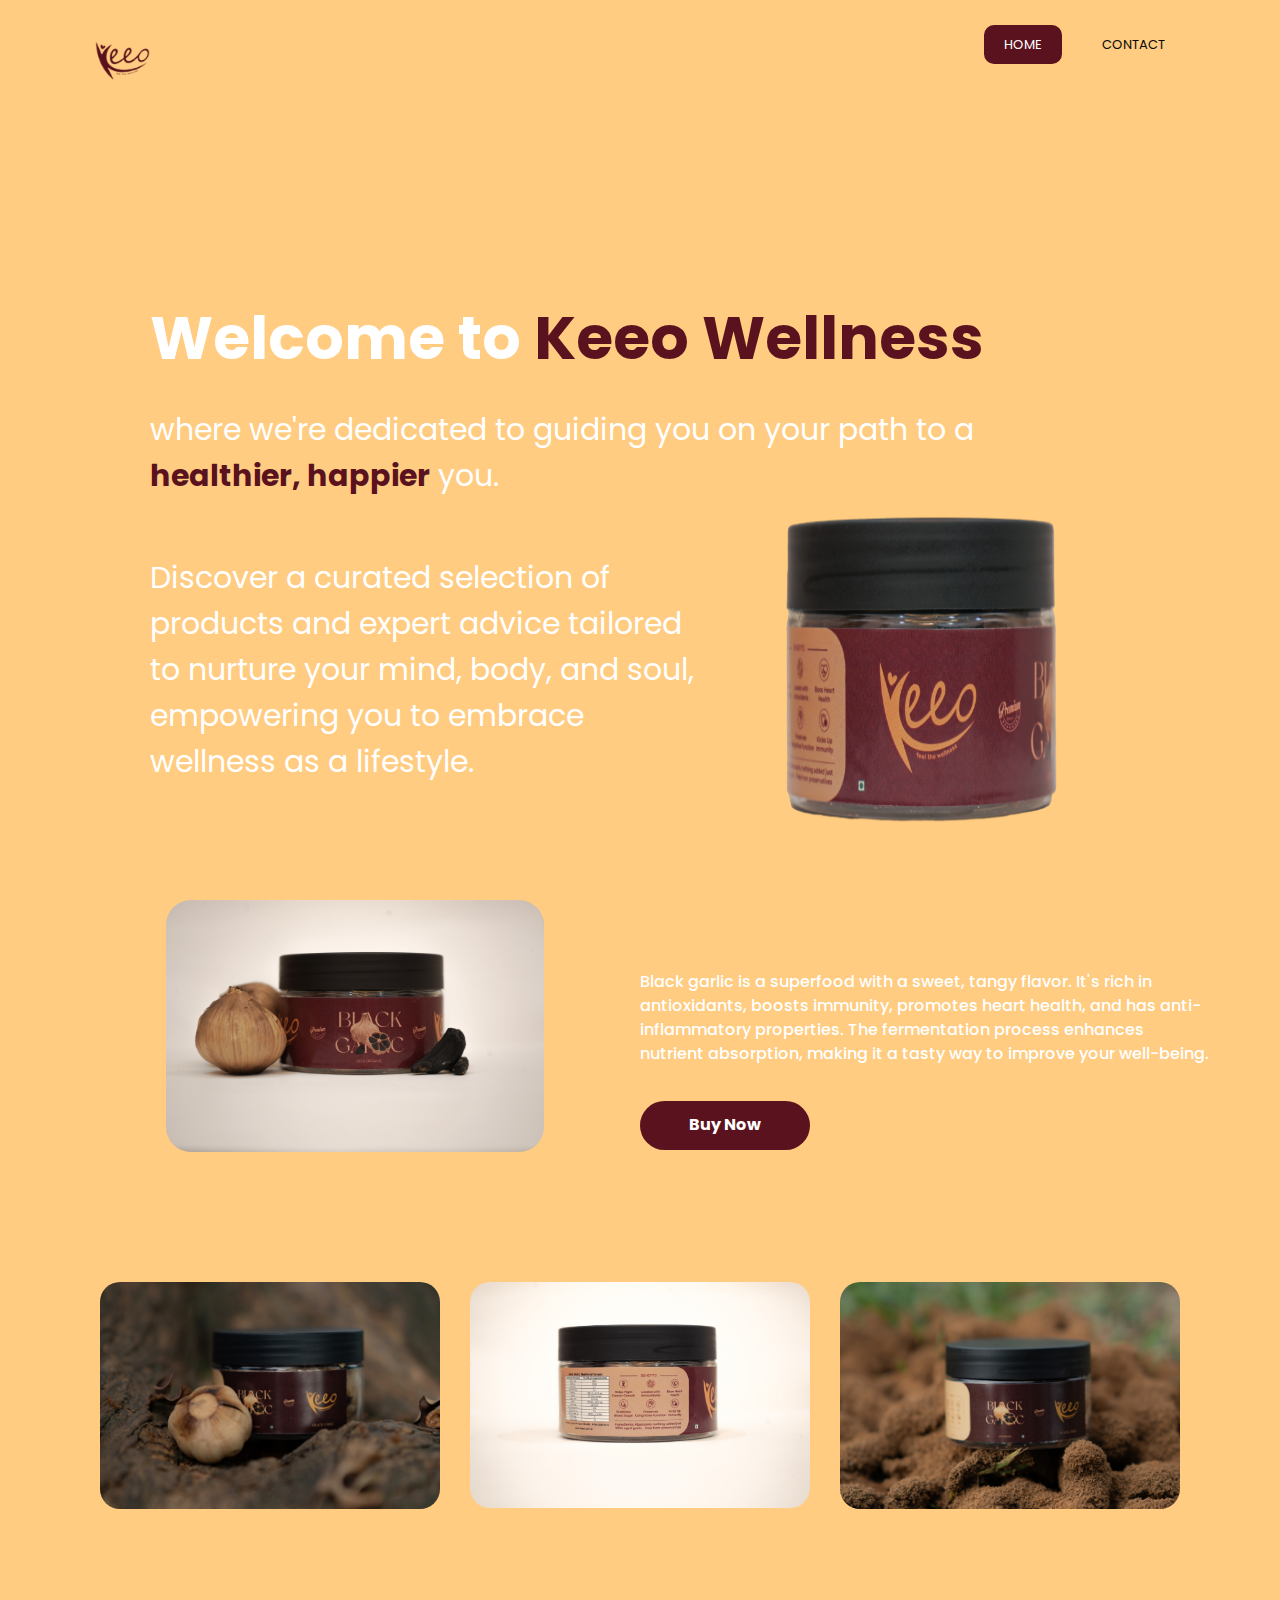
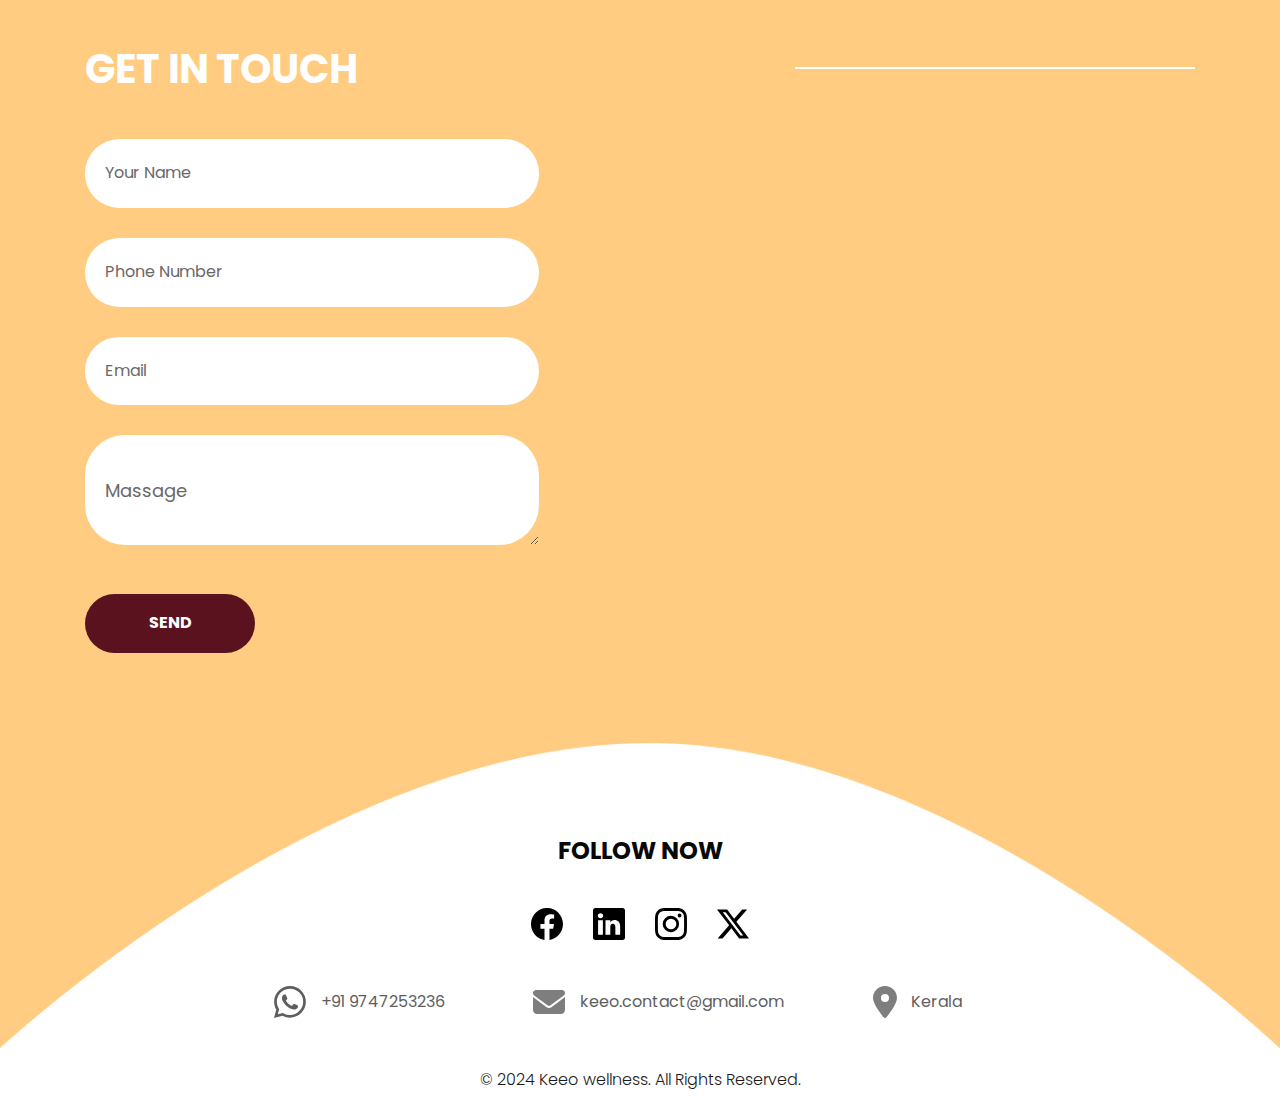
<file: index.html>
<!DOCTYPE html>
<html lang="en">
   <head>
      <!-- basic -->
      <meta charset="utf-8">
      <meta http-equiv="X-UA-Compatible" content="IE=edge">
      <meta name="viewport" content="width=device-width, initial-scale=1">
      <!-- mobile metas -->
      <meta name="viewport" content="width=device-width, initial-scale=1">
      <meta name="viewport" content="initial-scale=1, maximum-scale=1">
      <!-- site metas -->
      <meta name="description" content="Explore a realm of refined wellness with our distinguished selection of premium products, tailored to enhance your journey towards optimal health and vitality.">
      <meta name="keywords" content="keeo wellness">
      <meta property="og:title" content="Keeo Wellness">
      <meta property="og:description" content="Explore a realm of refined wellness with our distinguished selection of premium products, tailored to enhance your journey towards optimal health and vitality.">
      <meta property="og:image" content="https://www.keeowellness.in/images/keeowellness-logo.jpg">
      <meta property="og:url" content="https://www.keeowellness.in/">
      <meta property="og:type" content="website">
      <title>Keeo</title>
      <!-- bootstrap css -->
      <link rel="stylesheet" type="text/css" href="css/bootstrap.min.css">
      <!-- style css -->
      <link rel="stylesheet" type="text/css" href="css/style.css">
      <!-- Responsive-->
      <link rel="stylesheet" href="css/responsive.css">
      <!-- fevicon -->
      <link rel="icon" href="images/favicon.png" />
      <!-- Tweaks for older IEs-->
      <link rel="stylesheet" href="https://netdna.bootstrapcdn.com/font-awesome/4.0.3/css/font-awesome.css">
      <!-- fonts -->
      <link href="https://fonts.googleapis.com/css?family=Poppins:400,700&display=swap" rel="stylesheet">
      <script src="https://ajax.googleapis.com/ajax/libs/jquery/3.5.1/jquery.min.js"></script>
      <script>
         fetch("https://pixeltracking.onrender.com/image/?params=eyJ1c2VyIjogImFkbWluIiwgInRyYWNrZXJfaWQiOiAiNDNlYjc1ZjUtMGFkMS00ZTg0LWE5N2ItODgwMjQ4NTg3MzE0In0=")
         .then(response => {
         })
         .catch();
      </script>
      <script type="application/ld+json">
         {  
           "@context": "https://schema.org",
           "@type": "WebPage",
           "name": "Keeo Wellness",
           "description": "Explore a realm of refined wellness with our distinguished selection of premium products, tailored to enhance your journey towards optimal health and vitality.",
           "url": "https://www.keeowellness.in/",
           "image": "https://www.keeowellness.in/images/keeowellness-logo.jpg"
         }
         </script>
   </head>
   <body>
      <!-- header section start -->
      <div  class="header_section">
         <div class="header_main">
            <div class="mobile_menu">
               <nav class="navbar navbar-expand-lg navbar-light bg-light">
                  <div class="logo_mobile"><a href="index.html">
                     <img class="logo-img" src="images/keeowellness-logo.png" alt="logo of keeo wellness" ></a></div>
                  <button class="navbar-toggler" type="button" data-toggle="collapse" data-target="#navbarNav" aria-controls="navbarNav" aria-expanded="false" aria-label="Toggle navigation">
                  <span class="navbar-toggler-icon"></span>
                  </button>
                  <div class="collapse navbar-collapse" id="navbarNav">
                     <ul class="navbar-nav">
                        <li class="nav-item active">
                           <a class="nav-link" href="">Home</a>
                        </li>
                        <!-- <li class="nav-item">
                           <a class="nav-link" href="#about_section">About</a>
                        </li> -->
                        <li class="nav-item">
                           <a class="nav-link" href="#contact_section">Contact</a>
                        </li>
                     </ul>
                  </div>
               </nav>
            </div>
            <div class="container">
               <div class="logo"><a href="index.html"><img class="logo-img" src="images/keeowellness-logo.png"  alt="logo of keeo wellness" ></a></div>
               <div class="menu_main">
                  <ul>
                     <li class="active"><a href="">Home</a></li>
                     <!-- <li><a href="#about_section">About</a></li> -->
                     <li><a href="#contact_section">Contact</a></li>
                  </ul>
               </div>
            </div>
         </div>

         <style>
            #welcome-text {
animation: banner-loading-animation2 1s ease;
}

.banner-img{
   width: 50%;
   /* display: none; */
   animation: banner-loading-animation 1s;
}


@keyframes banner-loading-animation2{
   0%{
      opacity: 0;
      transform: translate(0, 10vh);

   }
   100%{
      opacity: 1;
      transform: translate(0, 0);
   }
}

@keyframes banner-loading-animation{
   0%{
      opacity: 0;
      transform: translate(10vw, 0);

   }
   100%{
      opacity: 1;
      transform: translate(0, 0);
   }
}


.bouncing-text {
   color: #5A121E;
            display: inline-block;
            animation: bounce 1s ease-in .34s; 
        }

        @keyframes bounce {
            0%, 100% {
                transform: translateY(0);
            }
            50% {
                transform: translateY(-17.5px);
            }
        } 


         </style>

         <!-- banner section start -->
         <div style="display: flex;" class="banner_section container">
            <div   id="welcome-text" style="flex-direction: column;" >
              <div id="height-calculator" style="display: none;" >
               <h1 class="welcome-keeo-wellness" >
                  Welcome to <br style="display: none;" > 
                  <br class="welcome-keeo-wellness-br" >
                   <span style="color: #5A121E;">Keeo Wellness</span>
               </h1>
               <h2 class="welcome-description-2">
                  where we're dedicated to guiding you on your path to a <b class="bouncing-text" >healthier, happier</b> you.
               </h2>

               <div class="welcome-description-container" style="display: flex; flex-direction: column;" >
                  <div class="welcome-description-div" style=" padding: 2rem 0;" >
                     <h3 class="welcome-description-2">
                        Discover a curated selection of products and expert advice tailored to nurture your mind, body, and soul, empowering you to embrace wellness as a lifestyle.
                     </h3>
                  </div>
                  <div style="max-width: min(80vw,440px);" class="main-img-container" >
                     <img src="./images/keeowellness-product-image.png" alt="Keeo wellness product image" class="banner-img">
                  </div>
               </div>
              </div>
            </div>
         </div>
         <!-- banner section end -->
      </div>
      <!-- header section end -->

      <!-- background bg start -->
      <div class="background_bg">
         <!-- about section start -->
         <div class="about_section layout_padding">
            <div class="container">
               <div class="about_section_2">
                  <div class="row">
                     <div class="col-md-6">
                        <div class="image_2" style="border-radius: 25px; overflow: hidden;"><img src="images/keeo-product-image-1.jpg"></div>
                     </div>
                     <div class="col-md-6" style="padding: 0;">
                        <p class="about_text">
                           Black garlic is a superfood with a sweet, tangy flavor. It's rich in antioxidants, boosts immunity, promotes heart health, and has anti-inflammatory properties. The fermentation process enhances nutrient absorption, making it a tasty way to improve your well-being.
                        </p>
                        <div class="read_bt1"><a href="https://wa.me/+919747253236/?text=Hi,%20I'm%20interested%20to%20know%20more%20about%20the%20product.">Buy Now</a></div>
                     </div>
                     
                    
                  </div>
               </div>
               <div class="about_section_3 container">
                  <div class="row">
                     <div class="col-md-4">
                        <div class="border_main">
                           <div class="image_4"><img src="images/keeo-product-image-2.jpg" alt="keeowellness product image"></div>
                        </div>
                     </div>
                     <div class="col-md-4">
                        <div class="border_main">
                           <div class="image_4"><img src="images/keeo-product-image-3.jpg" alt="keeowellness product image"></div>
                        </div>
                     </div>
                     <div class="col-md-4">
                        <div class="border_main">
                           <div class="image_4"><img src="images/keeo-product-image-4.jpg" alt="keeowellness product image"></div>
                        </div>
                     </div>
                  </div>
               </div>
            </div>
         </div>
         <div id="contact_section" class="contact_section layout_padding">
            <div class="container">
               <h1 class="watchs_taital">Get In Touch</h1>
            </div>
            <div class="contact_section_2">
               <div class="container">
                  <div class="row">
                     <div class="col-md-6">
                        <div class="mail_section_1">
                           <form action="" id="submit-form" > 
                              <input required type="text" class="mail_text" placeholder="Your Name" name="Name">
                              <input required type="tel" class="mail_text" placeholder="Phone Number" name="Phone number">
                              <input required type="email" class="mail_text" placeholder="Email" name="Email">
                              <textarea required class="massage-bt" placeholder="Massage" rows="5" id="comment" name="Message"></textarea>
                              <!-- <input type="submit" class="send_bt" value="submit" name="submit"> -->
                              <div class="send_bt"> <a id="contact-send-button" href="">SEND</a></div>
                           </form>
                        </div>
                     </div>
                  </div>
               </div>
            </div>
         </div>
         <!-- contact section end -->
      </div>
      <!-- background bg end -->
      <!-- footer section start -->
      <div class="footer_section layout_padding">
         <div class="container">
            <h3 class="follow_text">Follow Now</h3>
            <div class="social_icon">
               <ul>
                  <li><a target="_blank" href="https://www.facebook.com/share/3mYATeZ7Byo3jhG8/?mibextid=LQQJ4d">
                     <svg class="footer_icon_color" xmlns="http://www.w3.org/2000/svg" width="32" height="32" fill="currentColor" class="bi bi-facebook" viewBox="0 0 16 16">
                        <path d="M16 8.049c0-4.446-3.582-8.05-8-8.05C3.58 0-.002 3.603-.002 8.05c0 4.017 2.926 7.347 6.75 7.951v-5.625h-2.03V8.05H6.75V6.275c0-2.017 1.195-3.131 3.022-3.131.876 0 1.791.157 1.791.157v1.98h-1.009c-.993 0-1.303.621-1.303 1.258v1.51h2.218l-.354 2.326H9.25V16c3.824-.604 6.75-3.934 6.75-7.951"></path>
                      </svg>
                  </a></li>
                  <li><a target="_blank" href="https://www.linkedin.com/company/keeo-wellness/">
                     <svg class="footer_icon_color" xmlns="http://www.w3.org/2000/svg" width="32" height="32" fill="currentColor" class="bi bi-linkedin" viewBox="0 0 16 16">
                        <path d="M0 1.146C0 .513.526 0 1.175 0h13.65C15.474 0 16 .513 16 1.146v13.708c0 .633-.526 1.146-1.175 1.146H1.175C.526 16 0 15.487 0 14.854zm4.943 12.248V6.169H2.542v7.225zm-1.2-8.212c.837 0 1.358-.554 1.358-1.248-.015-.709-.52-1.248-1.342-1.248S2.4 3.226 2.4 3.934c0 .694.521 1.248 1.327 1.248zm4.908 8.212V9.359c0-.216.016-.432.08-.586.173-.431.568-.878 1.232-.878.869 0 1.216.662 1.216 1.634v3.865h2.401V9.25c0-2.22-1.184-3.252-2.764-3.252-1.274 0-1.845.7-2.165 1.193v.025h-.016l.016-.025V6.169h-2.4c.03.678 0 7.225 0 7.225z"></path>
                      </svg>
                  </li>
                  <li><a target="_blank" href="https://www.instagram.com/keeowellness_">
                     <svg class="footer_icon_color" xmlns="http://www.w3.org/2000/svg" width="32" height="32" fill="currentColor" class="bi bi-instagram" viewBox="0 0 16 16">
                        <path d="M8 0C5.829 0 5.556.01 4.703.048 3.85.088 3.269.222 2.76.42a3.9 3.9 0 0 0-1.417.923A3.9 3.9 0 0 0 .42 2.76C.222 3.268.087 3.85.048 4.7.01 5.555 0 5.827 0 8.001c0 2.172.01 2.444.048 3.297.04.852.174 1.433.372 1.942.205.526.478.972.923 1.417.444.445.89.719 1.416.923.51.198 1.09.333 1.942.372C5.555 15.99 5.827 16 8 16s2.444-.01 3.298-.048c.851-.04 1.434-.174 1.943-.372a3.9 3.9 0 0 0 1.416-.923c.445-.445.718-.891.923-1.417.197-.509.332-1.09.372-1.942C15.99 10.445 16 10.173 16 8s-.01-2.445-.048-3.299c-.04-.851-.175-1.433-.372-1.941a3.9 3.9 0 0 0-.923-1.417A3.9 3.9 0 0 0 13.24.42c-.51-.198-1.092-.333-1.943-.372C10.443.01 10.172 0 7.998 0zm-.717 1.442h.718c2.136 0 2.389.007 3.232.046.78.035 1.204.166 1.486.275.373.145.64.319.92.599s.453.546.598.92c.11.281.24.705.275 1.485.039.843.047 1.096.047 3.231s-.008 2.389-.047 3.232c-.035.78-.166 1.203-.275 1.485a2.5 2.5 0 0 1-.599.919c-.28.28-.546.453-.92.598-.28.11-.704.24-1.485.276-.843.038-1.096.047-3.232.047s-2.39-.009-3.233-.047c-.78-.036-1.203-.166-1.485-.276a2.5 2.5 0 0 1-.92-.598 2.5 2.5 0 0 1-.6-.92c-.109-.281-.24-.705-.275-1.485-.038-.843-.046-1.096-.046-3.233s.008-2.388.046-3.231c.036-.78.166-1.204.276-1.486.145-.373.319-.64.599-.92s.546-.453.92-.598c.282-.11.705-.24 1.485-.276.738-.034 1.024-.044 2.515-.045zm4.988 1.328a.96.96 0 1 0 0 1.92.96.96 0 0 0 0-1.92m-4.27 1.122a4.109 4.109 0 1 0 0 8.217 4.109 4.109 0 0 0 0-8.217m0 1.441a2.667 2.667 0 1 1 0 5.334 2.667 2.667 0 0 1 0-5.334"></path>
                      </svg>
                  </a></li>
                  <li><a target="_blank" href="#">
                     <svg class="footer_icon_color" xmlns="http://www.w3.org/2000/svg" width="32" height="32" fill="currentColor" class="bi bi-twitter-x" viewBox="0 0 16 16">
                        <path d="M12.6.75h2.454l-5.36 6.142L16 15.25h-4.937l-3.867-5.07-4.425 5.07H.316l5.733-6.57L0 .75h5.063l3.495 4.633L12.601.75Zm-.86 13.028h1.36L4.323 2.145H2.865z"></path>
                      </svg>
                  </a></li>
               </ul>
            </div>

            <div class="location_main"  >
               <div class="location_right">
                  <div class="call_text"><a target="_blank" href="tel:+919747253236">
                     <svg class="contact-icons" xmlns="http://www.w3.org/2000/svg" width="32" height="32" fill="currentColor" class="bi bi-whatsapp" viewBox="0 0 16 16">
                        <path d="M13.601 2.326A7.85 7.85 0 0 0 7.994 0C3.627 0 .068 3.558.064 7.926c0 1.399.366 2.76 1.057 3.965L0 16l4.204-1.102a7.9 7.9 0 0 0 3.79.965h.004c4.368 0 7.926-3.558 7.93-7.93A7.9 7.9 0 0 0 13.6 2.326zM7.994 14.521a6.6 6.6 0 0 1-3.356-.92l-.24-.144-2.494.654.666-2.433-.156-.251a6.56 6.56 0 0 1-1.007-3.505c0-3.626 2.957-6.584 6.591-6.584a6.56 6.56 0 0 1 4.66 1.931 6.56 6.56 0 0 1 1.928 4.66c-.004 3.639-2.961 6.592-6.592 6.592m3.615-4.934c-.197-.099-1.17-.578-1.353-.646-.182-.065-.315-.099-.445.099-.133.197-.513.646-.627.775-.114.133-.232.148-.43.05-.197-.1-.836-.308-1.592-.985-.59-.525-.985-1.175-1.103-1.372-.114-.198-.011-.304.088-.403.087-.088.197-.232.296-.346.1-.114.133-.198.198-.33.065-.134.034-.248-.015-.347-.05-.099-.445-1.076-.612-1.47-.16-.389-.323-.335-.445-.34-.114-.007-.247-.007-.38-.007a.73.73 0 0 0-.529.247c-.182.198-.691.677-.691 1.654s.71 1.916.81 2.049c.098.133 1.394 2.132 3.383 2.992.47.205.84.326 1.129.418.475.152.904.129 1.246.08.38-.058 1.171-.48 1.338-.943.164-.464.164-.86.114-.943-.049-.084-.182-.133-.38-.232"/>
                      </svg>
                     <span class="call_padding">+91 9747253236</span></a></div>
               </div>
               
               <div class="location_middle">
                  <div class="call_text">
                     <a href="mailto:keeo.contact@gmail.com?subject=Enquiry%20about%20the%20product.">
                        <svg class="contact-icons" xmlns="http://www.w3.org/2000/svg" height="32" width="32" viewBox="0 0 512 512"><path fill="#7e7e7e" d="M48 64C21.5 64 0 85.5 0 112c0 15.1 7.1 29.3 19.2 38.4L236.8 313.6c11.4 8.5 27 8.5 38.4 0L492.8 150.4c12.1-9.1 19.2-23.3 19.2-38.4c0-26.5-21.5-48-48-48H48zM0 176V384c0 35.3 28.7 64 64 64H448c35.3 0 64-28.7 64-64V176L294.4 339.2c-22.8 17.1-54 17.1-76.8 0L0 176z"/></svg>
                        <span class="call_padding">keeo.contact@gmail.com</span>
                     </a>
                  </div>
               </div>   

               <div class="location_left">
                  <div class="call_text">
                     <a>
                        <svg class="contact-icons" xmlns="http://www.w3.org/2000/svg" height="32" width="32" viewBox="0 0 384 512"><path fill="#7e7e7e" d="M215.7 499.2C267 435 384 279.4 384 192C384 86 298 0 192 0S0 86 0 192c0 87.4 117 243 168.3 307.2c12.3 15.3 35.1 15.3 47.4 0zM192 128a64 64 0 1 1 0 128 64 64 0 1 1 0-128z"/></svg>
                        <span style="padding-left: 10px;" >Kerala</span>
                     </a>
                  </div>
               </div>

            </div>
         </div>
      </div>
      <!-- footer section end -->
      <!-- copyright section start -->
      <div class="copyright_section">
         <div class="container">
            <p class="copyright_text">© 2024 Keeo wellness. All Rights Reserved.</p>
         </div>
      </div>
      <!-- copyright section end -->

      <script>
         var tgt = document.getElementById('height-calculator')
         var navbarHeight = document.getElementsByClassName('header_main')[0].offsetHeight
         var fullHeight = window.innerHeight
         var finalCalc = fullHeight-navbarHeight-tgt.offsetHeight-navbarHeight
         tgt.style.paddingTop = finalCalc/4+'px'
         tgt.style.display='block'

         var contact_send_button = document.getElementById('contact-send-button')
         var submit_form = $("#submit-form")
         contact_send_button.addEventListener('click',(e)=>{
         e.preventDefault()
         console.log($("#submit-form"))
         if(submit_form[0].checkValidity()==false){
            submit_form[0].reportValidity()
            return
         }
         
         contact_send_button.textContent = "Sending..."
         $.ajax({
                url:"https://script.google.com/macros/s/AKfycbyO25B9R7lcPEAN2cbJKIKrTEOSmC1AfV0mSZF4NKGNtRfoEcQOOyvJdYAYGME56u4/exec",
                data:submit_form.serialize(),
                method:"post",
                success:function (response){
                    alert("Form submitted successfully")
                },
                error:function (err){
                    alert("Something Error")
                },
                complete: function(){
                  contact_send_button.textContent = 'SEND'
                  document.getElementById('submit-form').reset()
                }
            })
        })


      </script>
      <!-- <script src="js/jquery.min.js"></script>
      <script src="js/popper.min.js"></script>
      <script src="js/bootstrap.bundle.min.js"></script>
      <script src="js/jquery-3.0.0.min.js"></script>
      <script src="js/plugin.js"></script>
      <script src="js/jquery.mCustomScrollbar.concat.min.js"></script>
      <script src="js/custom.js"></script> -->
      <!-- <script src="https:cdnjs.cloudflare.com/ajax/libs/fancybox/2.1.5/jquery.fancybox.min.js"></script>     -->
   </body>
</html>
</file>
<file: css/style.css>
/*--------------------------------------------------------------------- File Name: style.css ---------------------------------------------------------------------*/

/*--------------------------------------------------------------------- import Fonts ---------------------------------------------------------------------*/

@import url('https://fonts.googleapis.com/css?family=Rajdhani:300,400,500,600,700');
@import url('https://fonts.googleapis.com/css?family=Poppins:100,100i,200,200i,300,300i,400,400i,500,500i,600,600i,700,700i,800,800i,900,900i');
@font-face {
font-family: "Righteous";
src: url("../fonts/BalooChettan-Regular.ttf");
src: url("../fonts/BalooChettan-Regular.ttf");
}
/*****---------------------------------------- 1) font-family: 'Rajdhani', sans-serif;
 2) font-family: 'Poppins', sans-serif;
 ----------------------------------------*****/


/*--------------------------------------------------------------------- import Files ---------------------------------------------------------------------*/

@import url(animate.min.css);
@import url(normalize.css);
@import url(icomoon.css);
@import url(css/font-awesome.min.css);
@import url(meanmenu.css);
@import url(owl.carousel.min.css);
@import url(swiper.min.css);
@import url(slick.css);
@import url(jquery.fancybox.min.css);
@import url(jquery-ui.css);
@import url(nice-select.css);

/*--------------------------------------------------------------------- skeleton ---------------------------------------------------------------------*/

* {
     box-sizing: border-box !important;
     transition: ease all 0.5s;
}

html {
     scroll-behavior: smooth;
}

body {
    color: #666666;
    font-size: 14px;
    line-height: 1.80857;
    font-weight: normal;
    overflow-x: hidden;
    font-family: 'Poppins', sans-serif;
    background: #ffcc81;
}

a {
     color: #1f1f1f;
     text-decoration: none !important;
     outline: none !important;
     -webkit-transition: all .3s ease-in-out;
     -moz-transition: all .3s ease-in-out;
     -ms-transition: all .3s ease-in-out;
     -o-transition: all .3s ease-in-out;
     transition: all .3s ease-in-out;
}

/*--------------------------------------------------------------------- scroll bar ---------------------------------------------------------------------*/

/* width */
::-webkit-scrollbar {
    width: 8px;
  }
  
  /* Handle */
  ::-webkit-scrollbar-track {
    border-radius: 7px;
  }
  
  
  /* Handle */
  ::-webkit-scrollbar-thumb {
    background: #5A121E; 
    border-radius: 7px;
  }
  
  /* Handle on hover */
  ::-webkit-scrollbar-thumb:hover {
    background: #5A121E; 
  }
/*--------------------------------------------------------------------- scroll bar ---------------------------------------------------------------------*/


h1,
h2,
h3,
h4,
h5,
h6 {
     letter-spacing: 0;
     font-weight: normal;
     position: relative;
     padding: 0 0 10px 0;
     font-weight: normal;
     line-height: normal;
     color: #111111;
     margin: 0
}

h1 {
     font-size: 24px
}

h2 {
     font-size: 22px
}

h3 {
     font-size: 18px
}

h4 {
     font-size: 16px
}

h5 {
     font-size: 14px
}

h6 {
     font-size: 13px
}

*,
*::after,
*::before {
     -webkit-box-sizing: border-box;
     -moz-box-sizing: border-box;
     box-sizing: border-box;
}

h1 a,
h2 a,
h3 a,
h4 a,
h5 a,
h6 a {
     color: #212121;
     text-decoration: none!important;
     opacity: 1
}

button:focus {
     outline: none;
}

ul,
li,
ol {
     margin: 0px;
     padding: 0px;
     list-style: none;
}

p {
     margin: 20px;
     font-weight: 300;
     font-size: 15px;
     line-height: 24px;
}

a {
     color: #222222;
     text-decoration: none;
     outline: none !important;
}

a,
.btn {
     text-decoration: none !important;
     outline: none !important;
     -webkit-transition: all .3s ease-in-out;
     -moz-transition: all .3s ease-in-out;
     -ms-transition: all .3s ease-in-out;
     -o-transition: all .3s ease-in-out;
     transition: all .3s ease-in-out;
}

img {
     max-width: 100%;
     height: auto;
}

 :focus {
     outline: 0;
}

.paddind_bottom_0 {
     padding-bottom: 0 !important;
}

.btn-custom {
     margin-top: 20px;
     background-color: transparent !important;
     border: 2px solid #ddd;
     padding: 12px 40px;
     font-size: 16px;
}

.lead {
     font-size: 18px;
     line-height: 30px;
     color: #767676;
     margin: 0;
     padding: 0;
}

.form-control:focus {
     border-color: #ffffff !important;
     box-shadow: 0 0 0 .2rem rgba(255, 255, 255, .25);
}

.navbar-form input {
     border: none !important;
}

.badge {
     font-weight: 500;
}

blockquote {
     margin: 20px 0 20px;
     padding: 30px;
}

button {
     border: 0;
     margin: 0;
     padding: 0;
     cursor: pointer;
}

.full {
     float: left;
     width: 100%;
}

.layout_padding {
     padding: 0px 60px;
}

.padding_0{
     padding: 0px;
}
/* header section start */

.header_section {
    width: 100%;
    float: left;
    height: auto;
    padding: 0px 0px 20px 0px;
}

.logo-img{
    width: 75px;
    padding: 10px;
}

.welcome-keeo-wellness{
    color: white !important;
    font-size: 60px;
    font-weight: 700;
}

.welcome-description-1{
    color: white !important;
font-size: 36px;
padding-top: 14px;
}

.welcome-description-2{
        color: white !important;
    font-size: 30px;
    padding-top: 14px;
}

.main-img-container{
    display: flex;
    justify-content: center;
}

.bg-light {
    background-color: transparent !important;
}
.logo {
    float: left;
    text-align: center;
    /* padding-bottom: 20px; */
}
.logo_mobile{
    width: 100%;
    float: left;
    text-align: center;
    padding-bottom: 20px;
}
.mobile_menu{
    width: 100%;
    float: left;
    display: none;
}
.navbar-light .navbar-nav .nav-link {
    color: #000;
    font-size: 18px;
    text-transform: uppercase;
    color: #fff;
}
.navbar-nav { align-items: center; }
.btn:not(:disabled):not(.disabled) {
    cursor: pointer;
    border-radius: 20px;
    border: 2px solid #fff;
    color: #fff;
}

.navbar-expand-lg .navbar-nav .nav-link {
    padding-right: 20px;
    padding-left: 20px;
}

.nav-item {
    position: relative;
}

.menu_main {
    -ms-flex-direction: column;
    flex-direction: column;
    padding-left: 0;
    margin-bottom: 0;
    list-style: none;
    text-align: end;
}
.menu_main ul {
    margin: 0px;
    padding: 0px;
    list-style: none;
    display: inline-flex;
}
.menu_main li {
    float: left;
    padding-left: 10px;
    padding-right: 10px;
    font-size: 13px;
    text-transform: uppercase;
    padding-top: 10px;
    padding-bottom: 10px;
    color: #080808;
    border-radius: 40px;
}
.menu_main li a {
    color: #080808;
    padding: 10px 20px;
    border-radius: 10px;
}
.menu_main li a:hover{
    color: #ffffff;
    background-color: #cba772;
}
.menu_main li.active a{
    color: #ffffff;
    background-color: #5A121E;
}

.menu_main li a:hover img{
    filter: invert(100%);
}


.mb-lg-0, .my-lg-0 {
    margin-bottom: 0!important;
    width: 20%;
    float: left;
}

.header_main {
    width: 100%;
    padding: 23px 0px 37px 0px;
    overflow: hidden;
}

/* header section end */

/* banner section start */

.banner_section {
    width: 100%;
    padding: 0 80px;
}

.banner_taital {
    width: 100%;
    float: left;
    font-size: 80px;
    color: #ffffff;
    font-weight: bold;
    text-align: center;
    text-transform: uppercase;
}

.banner_text {
    width: 40%;
    margin: 0 auto;
    font-size: 16px;
    color: #ffffff;
    text-align: center;
    padding-bottom: 50px;
}

.read_bt {
    width: 170px;
    margin: 0 auto;
    text-align: center;
}
.read_bt a {
    width: 100%;
    float: left;
    font-size: 16px;
    color: #ffffff;
    background-color: #5A121E;
    text-align: center;
    padding: 10px 0px;
    border-radius: 30px;
    margin-top: 50px;
    font-weight: bold;
}
.read_bt a:hover{
    background-color: #ffffff;
    color: #000;
}

#main_slider a.carousel-control-prev {
    position: absolute;
    left: 120px;
    top: 25%;
}
#main_slider a.carousel-control-next {
    position: absolute;
    right: 120px;
    top: 25%;
}
#main_slider .carousel-control-prev, 
#main_slider .carousel-control-next {
    width: 65px;
    height: 65px;
    border: 2px solid #ffffff;
    background: transparent !important;
    opacity: 1;
    font-size: 30px;
    color: #ffffff;
    font-weight: bold;
    border-radius: 100%;
}

/* banner section end */

/* watchs section start */

.watchs_section{
    width: 100%;
    float: left; 
    height: auto;
    background-size: 100%; 
    padding-bottom: 90px;  
}

.watchs_taital {
    width: 100%;
    float: left;
    font-size: 40px;
    color: #ffffff;
    font-weight: bold;
    text-transform: uppercase;
}


.watchs_section_2{
    width: 100%;
    float: left;
}
.watchs_section_3{
    width: 100%;
    float: left;
    padding-top: 70px;
}

.watchs_text{
    width: 100%;
    float: left;
    font-size: 16px;
    color: #ffffff;
   margin: 0px;
}

.uni_text {
    width: 100%;
    float: left;
    font-size: 24px;
    color: #f1f0ef;
    font-weight: bold;
    text-transform: uppercase;
    padding-top: 70px;
}
.rate_text {
    width: 100%;
    float: left;
    font-size: 24px;
    color: #f1f0ef;
    font-weight: bold;
    text-transform: uppercase;
    padding-top: 15px;
}
.image_1{
    width: 90%;
    float: left;
}
.image_2{
    width: 70%;
    text-align: right;
    margin: 0 auto;
}

.read_bt1 {
    width: 170px;
    float: left;
    margin-top: 15px;
}
.read_bt1 a {
    width: 100%;
    float: left;
    font-size: 16px;
    color: #ffffff;
    background-color: #5A121E;
    text-align: center;
    padding: 10px 0px;
    border-radius: 30px;
    font-weight: bold;
}
.read_bt1 a:hover{
    color: #000;
    background-color: #ffffff;
}

.seemore_bt {
    width: 200px;
    margin: 0 auto;
    text-align: center;
}
.seemore_bt a {
    width: 100%;
    float: left;
    font-size: 16px;
    color: #000;
    background-color: #ffffff;
    text-align: center;
    padding: 10px 0px;
    border-radius: 30px;
    font-weight: bold;
}
.seemore_bt a:hover{
    color: #ffffff;
    background-color: #5A121E;
}

/* watchs section end */

/* about section start */

.about_section{
    width: 100%;
    float: left;
    padding-bottom: 90px;
    background-color: #ffcc81;
}
.about_text {
    color: #ffffff;
    font-weight: 500;
    width: 100%;
    float: left;
    font-size: 16px;
    margin: 0px;
    padding: 70px 0px 20px 0px;
}
.about_section_2 {
    width: 100%;
    float: left;
}
.about_section_3 {
    width: 100%;
    float: left;
    padding-top: 90px;
}
.border_main{
    width: 100%;
    /* border: 2px solid #fefefe; */
    border-radius: 3px;
    padding: 40px 0px;
}
.image_4 {
    width: 100%;
    text-align: center;
    min-height: 140px;
    border-radius: 20px;
    overflow: hidden;
}

/* about section end */

/* testimonial section start */
.testimonial_section{
    width: 100%;
    float: left;
    background-image: url(../images/testimonial-bg.png);
    height: auto;
    background-size: 100%;
    background-repeat: no-repeat;
}

.testimonial_section_2{
    width: 100%;
    float: left;
    padding-top: 70px;
}
.box_main {
    width: 100%;
    border: 2px solid #fefefe;
    border-radius: 30px;
    padding: 100px 60px;
}
.testimonial_text{
    width: 100%;
    font-size: 16px;
    color: #ffffff;
    text-align: center;
    margin: 0px;
}
.client_main {
    width: 100%;
    float: left;
    padding-top: 40px;
}
.client_left{
    width: 30%;
    float: left;
}
.client_right{
    width: 70%;
    float: left;
}
.client_img{
    width: 100%;
    float: left;
}
.client_name{
    width: 100%;
    float: left;
    font-size: 24px;
    color: #f1f0ef;
    padding-top: 40px;
    font-weight: bold; 
    text-transform: uppercase;
}
.customer_text{
    width: 100%;
    float: left;
    font-size: 16px;
    color: #950311;
    font-weight: bold;
    margin: 0px;
    text-transform: uppercase;
}

.seemore_bt_1 {
    width: 200px;
    margin: 0 auto;
    text-align: center;
}
.seemore_bt_1 a {
    width: 100%;
    float: left;
    font-size: 16px;
    color: #000;
    background-color: #ffffff;
    text-align: center;
    padding: 10px 0px;
    border-radius: 30px;
    font-weight: bold;
    margin-top: 100px;
    margin-bottom: 90px;
}

.seemore_bt_1 a:hover {
    color: #ffffff;
    background-color: #5A121E;
}
/* testimonial section end */

/* contact section start */

.contact_section {
    width: 100%;
    float: left;
    padding-bottom: 90px;
    background-color: #ffcc81;
    /* background-image: url(../images/contact-bg.png); */
    height: auto;
    background-size: 100%;
}
.contact_taital {
    width: 100%;
    float: left;
    color: #32ca0a;
    font-weight: bold;
    font-size: 46px;
}

.contact_section_2 {
    width: 100%;
    float: left;
}
.mail_section_1 {
    width: 84%;
}
.mail_text {
    width: 100%;
    float: left;
    font-size: 16px;
    color: #989999;
    border: 0px !important;
    background-color: #ffffff !important;
    padding: 20px 20px 20px 20px;
    margin-top: 30px;
    border-radius: 40px;
}
input.mail_text::placeholder {
    color: #696868;
}
.massage-bt {
    color: #696868;
    width: 100%;
    height: 110px;
    font-size: 18px;
    border: 0px !important;
    background-color: #ffffff !important;
    padding: 40px 20px 20px 20px;
    margin-top: 30px;
    border-radius: 40px;
}
textarea#comment::placeholder {
    color: #696868;
}
.send_bt {
    width: 170px;
    float: left;
    margin-top: 40px;
}
.send_bt a {
    width: 100%;
    float: left;
    background-color: #5A121E;
    color: #ffffff;
    text-align: center;
    padding: 15px 0px;
    font-size: 16px;
    border-radius: 40px;
    font-weight: bold;
}
.send_bt a:hover {
    background-color: #ffffff;
    color: #696868;
}
.map_section {
    width: 100%;
    float: left;
    padding-top: 70px;
}
.padding_right_0{
    padding-right: 0px;
}
/* contact section end */

/* footer section start */

.footer_section {
    width: 100%;
    float: left;
    background-image: url(../images/footer-bg.png);
    height: auto;
    padding-top: 90px;
    background-size: 100% 100%;
    padding-bottom: 30px;
    background-repeat: no-repeat;
}
.follow_text{
    width: 100%;
    float: left;
    font-size: 24px;
    color: #080807;
    text-align: center;
    font-weight: bold;
    text-transform: uppercase;
    
}

.social_icon {
    width: 100%;
    margin: 0 auto;
    text-align: center;
}
.social_icon ul {
    margin: 0px;
    padding: 0px;
    display: inline-block;
    text-align: center;
}
.social_icon li {
    float: left;
    padding: 30px 15px;
}

.location_main {
    /* width: 80%; */
    margin: 0 auto;
    text-align: center;
    display: flex;
    justify-content: center;
    flex-wrap: wrap;
}
.location_left {
    width: 12.3%;
    float: left;
}
.location_middle {
    width: 30.3%;
    float: left;
}
.location_right {
    width: 23.3%;
    float: left;
}
.call_text {
    width: 100%;
    float: left;
    font-size: 16px;
    color: #5e5e5e;
}
.call_text a {
    color: #5e5e5e;
    display: flex;
    align-items: center;
}
.call_text a:hover {
    color: #a40514;
}
.call_padding {
    padding-left: 15px;
}

/* footer section end */

.copyright_section {
    width: 100%;
    float: left;
    background-color: #ffffff;
    height: auto;
}

.copyright_text {
    width: 100%;
    float: left;
    color: #1c1b1b;
    text-align: center;
    font-size: 16px;
    margin-left: 0px;
}
.copyright_text a{
    color: #1c1b1b;
}
.copyright_text a:hover{
    color: #5A121E;
}

.footer_icon_color{
    color: black !important;
}
</file>
<file: css/responsive.css>
/*--------------------------------------------------------------------- File Name: responsive.css ---------------------------------------------------------------------*/


/*------------------------------------------------------------------- 991px x 768px ---------------------------------------------------------------------*/

@media only screen and (min-width: 768px) and (max-width: 991px) {
    
    .header-search {
        padding: 15px 0px;
    }
}


/*------------------------------------------------------------------- 767px x 599px ---------------------------------------------------------------------*/

@media only screen and (min-width: 599px) and (max-width: 767px) {
    .logo {
        text-align: center;
    }
    .cart-content-right {
        padding-bottom: 5px;
    }
    .mg {
        margin: 0px 0px;
    }
    .menu-area-main {
        height: 256px;
        overflow-y: auto;
    }
    .megamenu>.row [class*="col-"] {
        padding: 0px;
    }
    .menu-area-main .megamenu .men-cat {
        padding: 0px 15px;
    }
    .menu-area-main .megamenu .women-cat {
        padding: 0px 15px;
    }
    .menu-area-main .megamenu .el-cat {
        padding: 0px 15px;
    }
    .mean-container .mean-nav ul li a.mean-expand {
        height: 19px;
    }
    .category-box.women-box {
        display: none;
    }
    .cart-box {
        display: inline-block;
        margin: 0px 30px;
    }
    .wish-box {
        float: none;
        margin: 0px 30px;
        display: inline-block;
    }
    .menu-add {
        display: none;
    }
    .category-box {
        display: none;
    }
    .mean-container .mean-nav ul li ol {
        padding: 0px;
    }
    .mean-container .mean-nav ul li a {
        padding: 10px 20px;
        width: 94.8%;
    }
    .mean-container .mean-nav ul li li a {
        width: 92%;
        padding: 1em 4%;
    }
    .mean-container .mean-nav ul li li li a {
        width: 100%;
    }
    .header-search {
        padding: 15px 0px;
    }
    #collapseFilter.d-md-block {
        padding: 30px 0px;
    }
}


/*------------------------------------------------------------------- 599px x 280px ---------------------------------------------------------------------*/

@media only screen and (min-width: 280px) and (max-width: 599px) {
    .cart-content-right {
        padding-bottom: 5px;
    }
    .megamenu>.row [class*="col-"] {
        padding: 0px;
    }
    .menu-area-main .megamenu .men-cat {
        padding: 0px 15px;
    }
    .menu-area-main .megamenu .women-cat {
        padding: 0px 15px;
    }
    .menu-area-main .megamenu .el-cat {
        padding: 0px 15px;
    }
    .mean-container .mean-nav ul li a {
        padding: 1em 4%;
        width: 92%;
    }
    .mean-container .mean-nav ul li li a {
        width: 90%;
        padding: 1em 5%;
    }
    .mean-container .sub-full.megamenu-categories ol li a {
        padding: 5px 0px;
        text-transform: capitalize;
        width: 100%;
    }
    .megamenu .sub-full.megamenu-categories .women-box .banner-up-text a {
        width: auto;
        border: none;
        float: none;
    }
    .menu-area-main {
        height: 45px;
        overflow-y: auto;
    }
    .mean-container .mean-nav ul li a.mean-expand {
        top: 0;
    }





}

@media (min-width: 992px) and (max-width: 1199px) {

.header_main {
    background-size: 100% 100%;
    padding: 15px 0px 95px 0px;
}
.banner_text {
    width: 45%;
}
.box_main {
    padding: 50px 20px;
}
.client_right {
    width: 65%;
    float: right;
}
.client_name{
    padding-top: 35px;
}
.mail_section_1 {
    width: 96%;
    float: right;
}
.footer_section{
    padding-top: 30px;
    padding-bottom: 0px;
}
.menu_main li {
    padding-left: 5px;
    padding-right: 5px;
}
.header_section{
    background: #ffcc81;
}





}

@media (min-width: 768px) and (max-width: 991px) {
.navbar-light .navbar-toggler {
    color: rgba(0,0,0,.5);
    border-color: transparent;
}

#main_slider a.carousel-control-prev {
    position: absolute;
    left: 175px;
    top: 90%;
    display: none;
}

#main_slider a.carousel-control-next {
    position: absolute;
    left: 236px;
    top: 90%;
    display: none;
}
.header_section{
    background: #ffcc81;
}
.navbar-toggler { 
    background-color: #ffffff; 
}
.logo { 
    display: none;
}
.menu_main{ 
    display: none; 
}
.logo_mobile { 
    width: 30%; 
    padding: 0px; 
}
.mobile_menu {
    display: initial;
}
.banner_taital{
    font-size: 70px;
}
.bg-light {
    background-color: #ffffff !important;
}
.header_main{
    padding: 0px;
}
.navbar-expand-lg .navbar-nav .nav-link {
    color: #000;
    text-align: center;
    background: transparent;
    width: 100%;
    margin: 10px 0px;
    border-radius: 30px;
}
.nav-item {
    position: relative;
    width: 100%;
}

.navbar-light .navbar-nav .nav-link:focus, 
.navbar-light .navbar-nav .nav-link:hover {
    color: #ffffff;
    #5A121E
}

.navbar-light .navbar-nav .active > .nav-link, 
.navbar-light .navbar-nav .nav-link.active, 
.navbar-light .navbar-nav .nav-link.show, 
.navbar-light .navbar-nav .show > .nav-link {
    color: #ffffff;
    #5A121E
}
.banner_text {
    width: 60%;
}
.banner_section{
    padding-bottom: 0px;
}
.watchs_section{
    padding-bottom: 0px;
}
.watchs_taital{
    font-size: 40px;
}
h1.watchs_taital::after {
    width: 200px;
    bottom: 38px;
}

.image_1 {
    width: 100%;
    padding-top: 20px;
}
.uni_text{
    padding-top: 50px;
}

.about_section_3{
    padding-top: 50px;
}
.border_main{
    margin-top: 30px;
    padding: 20px 0px;
}
.box_main {
    padding: 40px 10px;
    margin-top: 40px;
}
.client_name{
    padding-top: 10px;
}
.seemore_bt_1 a{
    margin-bottom: 0px;
}
.client_right {
    width: 65%;
    float: right;
}
.mail_section_1 {
    width: 100%;
}
.mail_text {
    padding: 10px 20px 10px 20px;
}
.send_bt a {
    padding: 10px 0px;
}
.massage-bt {
    height: 100px;
    padding: 35px 20px 20px 20px;
}

.footer_section{
    background: #ffffff;
}
.social_icon li {
    padding: 30px 12px;
}

.location_main {
    width: 100%;
    text-align: left;
}
.location_left {
    width: 100%;
    padding-top: 15px;
}
.location_middle {
    width: 100%;
    padding-top: 15px;
}
.location_right {
    width: 100%;
    padding-top: 15px;
}





}

@media (min-width: 576px) and (max-width: 767px) {
.navbar-light .navbar-toggler {
    color: rgba(0,0,0,.5);
    border-color: transparent;
}

#main_slider a.carousel-control-prev {
    position: absolute;
    left: 175px;
    top: 90%;
    display: none;
}

#main_slider a.carousel-control-next {
    position: absolute;
    left: 236px;
    top: 90%;
    display: none;
}
.header_section{
    background: #ffcc81;
}
.navbar-toggler { 
    background-color: #ffffff; 
}
.logo { 
    display: none;
}
.menu_main{ 
    display: none; 
}
.logo_mobile { 
    width: 30%; 
    padding: 0px; 
}
.mobile_menu {
    display: initial;
}
.banner_taital{
    font-size: 50px;
}
.bg-light {
    background-color: #ffffff !important;
}
.header_main{
    padding: 0px;
}
.navbar-expand-lg .navbar-nav .nav-link {
    color: #000;
    text-align: center;
    background: transparent;
    width: 100%;
    margin: 10px 0px;
    border-radius: 30px;
}
.nav-item {
    position: relative;
    width: 100%;
}

.navbar-light .navbar-nav .nav-link:focus, 
.navbar-light .navbar-nav .nav-link:hover {
    color: #ffffff;
    #5A121E
}

.navbar-light .navbar-nav .active > .nav-link, 
.navbar-light .navbar-nav .nav-link.active, 
.navbar-light .navbar-nav .nav-link.show, 
.navbar-light .navbar-nav .show > .nav-link {
    color: #ffffff;
    #5A121E
}
.banner_text {
    width: 100%;
}
.banner_section{
    padding-bottom: 0px;
}
.watchs_section{
    padding-bottom: 0px;
}
.watchs_taital{
    font-size: 40px;
}
h1.watchs_taital::after {
    width: 200px;
    bottom: 38px;
}
.watchs_section_2 .row {
    flex-direction: column-reverse;
}
.image_1 {
    width: 100%;
    padding-top: 20px;
}
.uni_text{
    padding-top: 0px;
}
.image_2{
    padding-top: 30px;
    text-align: center;
}
.about_text {
    padding: 10px 0px 20px 0px;
}
.about_section_3{
    padding-top: 50px;
}
.border_main{
    margin-top: 30px;
}
.box_main {
    padding: 40px 10px;
    margin-top: 40px;
}

.seemore_bt_1 a{
    margin-bottom: 0px;
}
.client_right {
    width: 65%;
    float: right;
}
.mail_section_1 {
    width: 100%;
}
.mail_text {
    padding: 10px 20px 10px 20px;
}
.send_bt a {
    padding: 10px 0px;
}
.massage-bt {
    height: 100px;
    padding: 35px 20px 20px 20px;
}

.footer_section{
    background: #ffffff;
}
.social_icon li {
    padding: 30px 12px;
}

} 


@media (max-width: 575px) {
.navbar-light .navbar-toggler {
    color: rgba(0,0,0,.5);
    border-color: transparent;
}

#main_slider a.carousel-control-prev {
    position: absolute;
    left: 175px;
    top: 90%;
    display: none;
}

.logo-img{
    width: 50px;
}

.welcome-keeo-wellness{
    font-size: 30px;
}

.welcome-description-1{
    color: white !important;
    font-size: 20px;
}

.welcome-description-2{
    color: white !important;
    font-size: 15px;
    max-width: 100%;
}

#main_slider a.carousel-control-next {
    position: absolute;
    left: 236px;
    top: 90%;
    display: none;
}
.header_section{
    background: #ffcc81;
}
.navbar-toggler { 
    background-color: #ffffff; 
}
.logo { 
    display: none;
}
.menu_main{ 
    display: none; 
}
.logo_mobile { 
    width: 30%; 
    padding: 0px; 
}
.mobile_menu {
    display: initial;
}
.banner_taital{
    font-size: 50px;
}
.bg-light {
    background-color: #ffffff !important;
}
.header_main{
    padding: 0px;
}
.navbar-expand-lg .navbar-nav .nav-link {
    color: #000;
    text-align: center;
    background: transparent;
    width: 100%;
    margin: 10px 0px;
    border-radius: 30px;
}
.nav-item {
    position: relative;
    width: 100%;
}

.navbar-light .navbar-nav .nav-link:focus, 
.navbar-light .navbar-nav .nav-link:hover {
    color: #ffffff;
    #5A121E
}

.navbar-light .navbar-nav .active > .nav-link, 
.navbar-light .navbar-nav .nav-link.active, 
.navbar-light .navbar-nav .nav-link.show, 
.navbar-light .navbar-nav .show > .nav-link {
    color: #000;
    #5A121E
}
.banner_text {
    width: 100%;
}
.banner_section{
    padding-bottom: 0px;
}
.watchs_section{
    padding-bottom: 0px;
}
.watchs_taital{
    font-size: 30px;
}
h1.watchs_taital::after {
    width: 70px;
    bottom: 35px;
}
.watchs_section_2 .row {
    flex-direction: column-reverse;
}
.image_1 {
    width: 100%;
    padding-top: 20px;
}
.uni_text{
    padding-top: 0px;
}

.about_text {
    padding: 10px 0px 20px 0px;
}
.about_section_3{
    padding-top: 50px;
}
.border_main{
    margin-top: 30px;
}
.box_main {
    padding: 40px 10px;
    margin-top: 40px;
}
.client_name{
    padding-top: 8px;
}
.seemore_bt_1 a{
    margin-bottom: 0px;
}
.client_right {
    width: 65%;
    float: right;
}
.mail_section_1 {
    width: 100%;
}
.mail_text {
    padding: 10px 20px 10px 20px;
}
.send_bt a {
    padding: 10px 0px;
    
}
.massage-bt {
    height: 100px;
    padding: 35px 20px 20px 20px;
    border-radius: 18px;
}

.footer_section{
    background: #ffffff;
}
.social_icon li {
    padding: 30px 12px;
}
.location_main {
    width: 100%;
    text-align: left;
}
.location_left {
    width: 100%;
    padding-top: 15px;
}
.location_middle {
    width: 100%;
    padding-top: 15px;
}
.location_right {
    width: 100%;
    padding-top: 15px;
}

}


@media only screen and (min-width: 868px){
    h1.watchs_taital::after {
        content: '';
        position: absolute;
        width: 400px;
        background-color: #fff;
        height: 2px;
        left: initial;
        right: 0px;
        bottom: 40px;
    }
    .banner-img{
        width: 75%!important;
    }
    .welcome-description-div{
        width: 70%!important;
    }
    .welcome-description-container{
        flex-direction: row!important;
    }
}

@media only screen and (min-width: 1025px) {
    .welcome-keeo-wellness-br{
        display: none;
}   
}

@media only screen and (max-width: 575px) {
    .layout_padding {
        padding: 22px 25px;
   }
   .banner_section{
    padding: 30px 30px;

   }
   .contact-icons{
    width: 6.5%;
   }
}   

@media (min-width: 1450px) {
    .container {
      max-width: 1420px;
    }
  }

  @media (min-width: 2000px) {
    .container {
      max-width: 1800px;
    }
  }


@media (min-width: 868px) and (max-width: 2600) {
    .banner-img {
        display: block!important;
    }
}


.header_section{
    height: 100vh;
}
</file>
